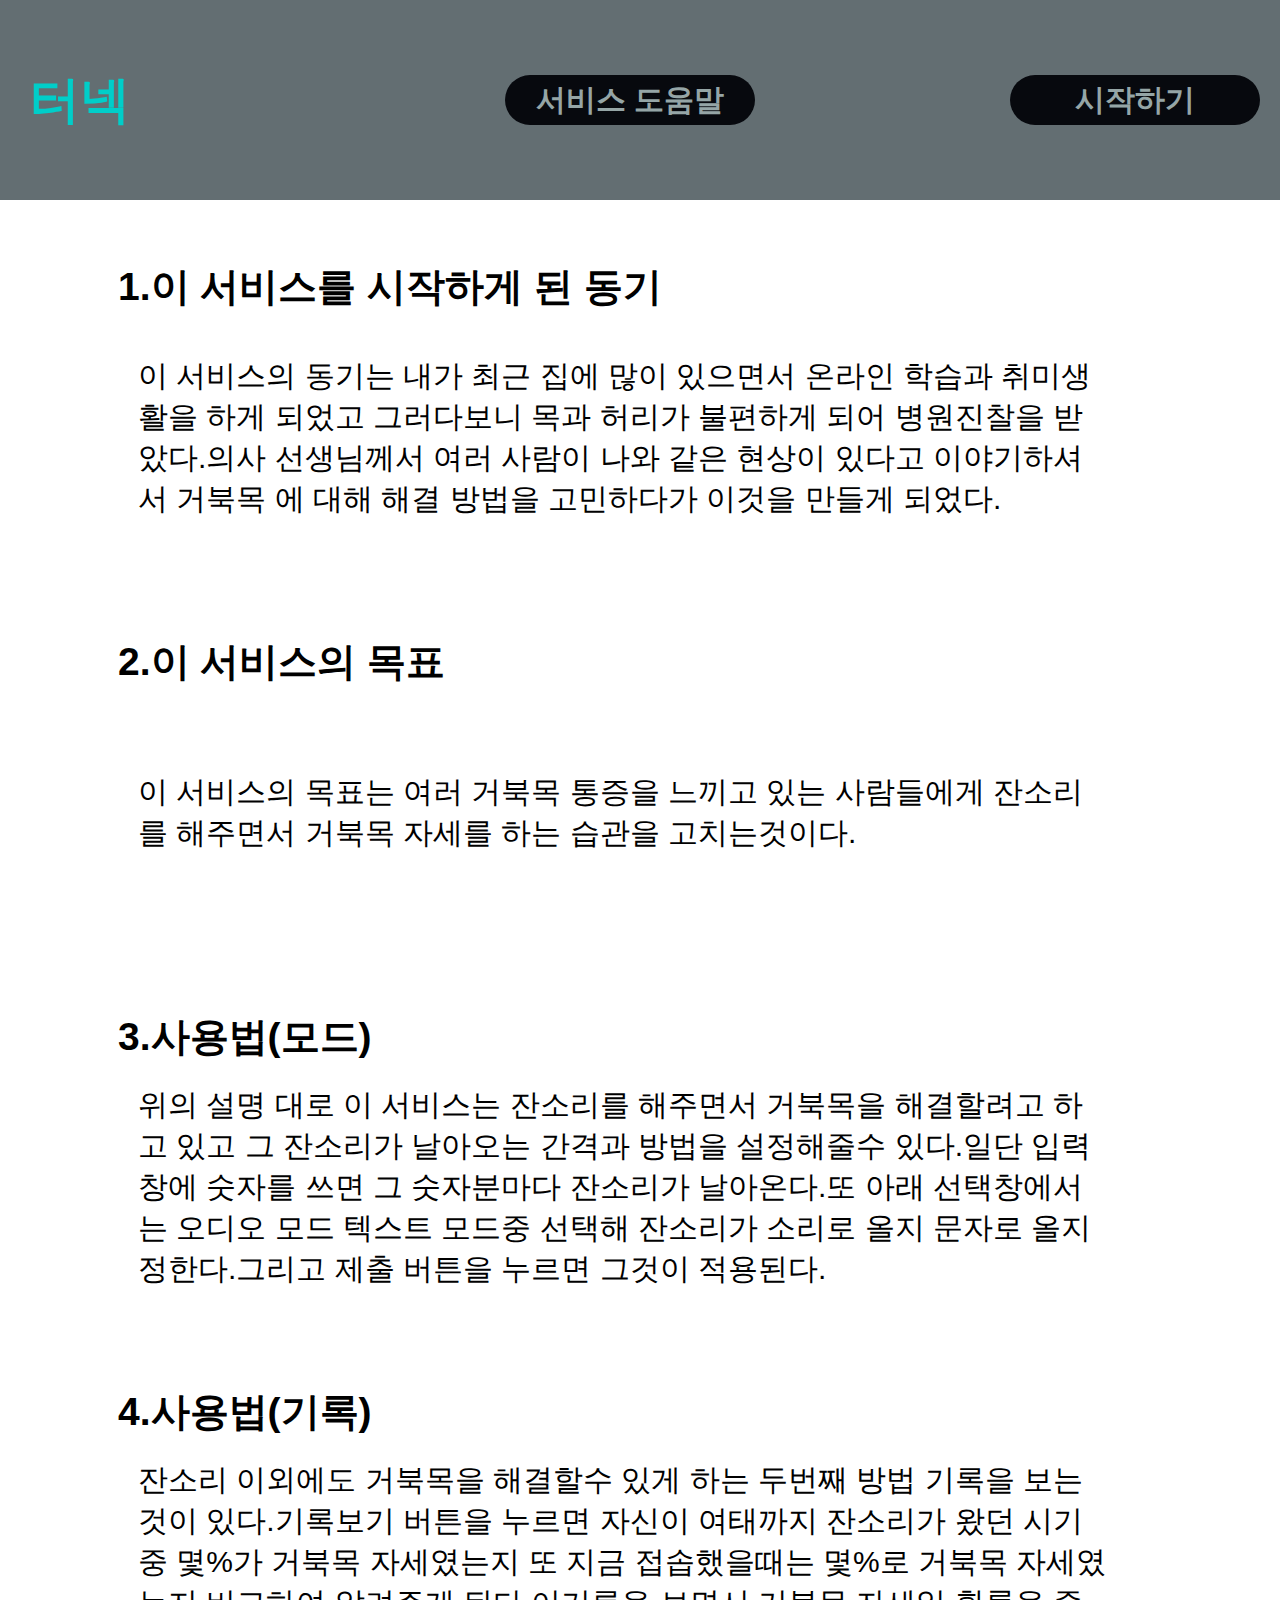
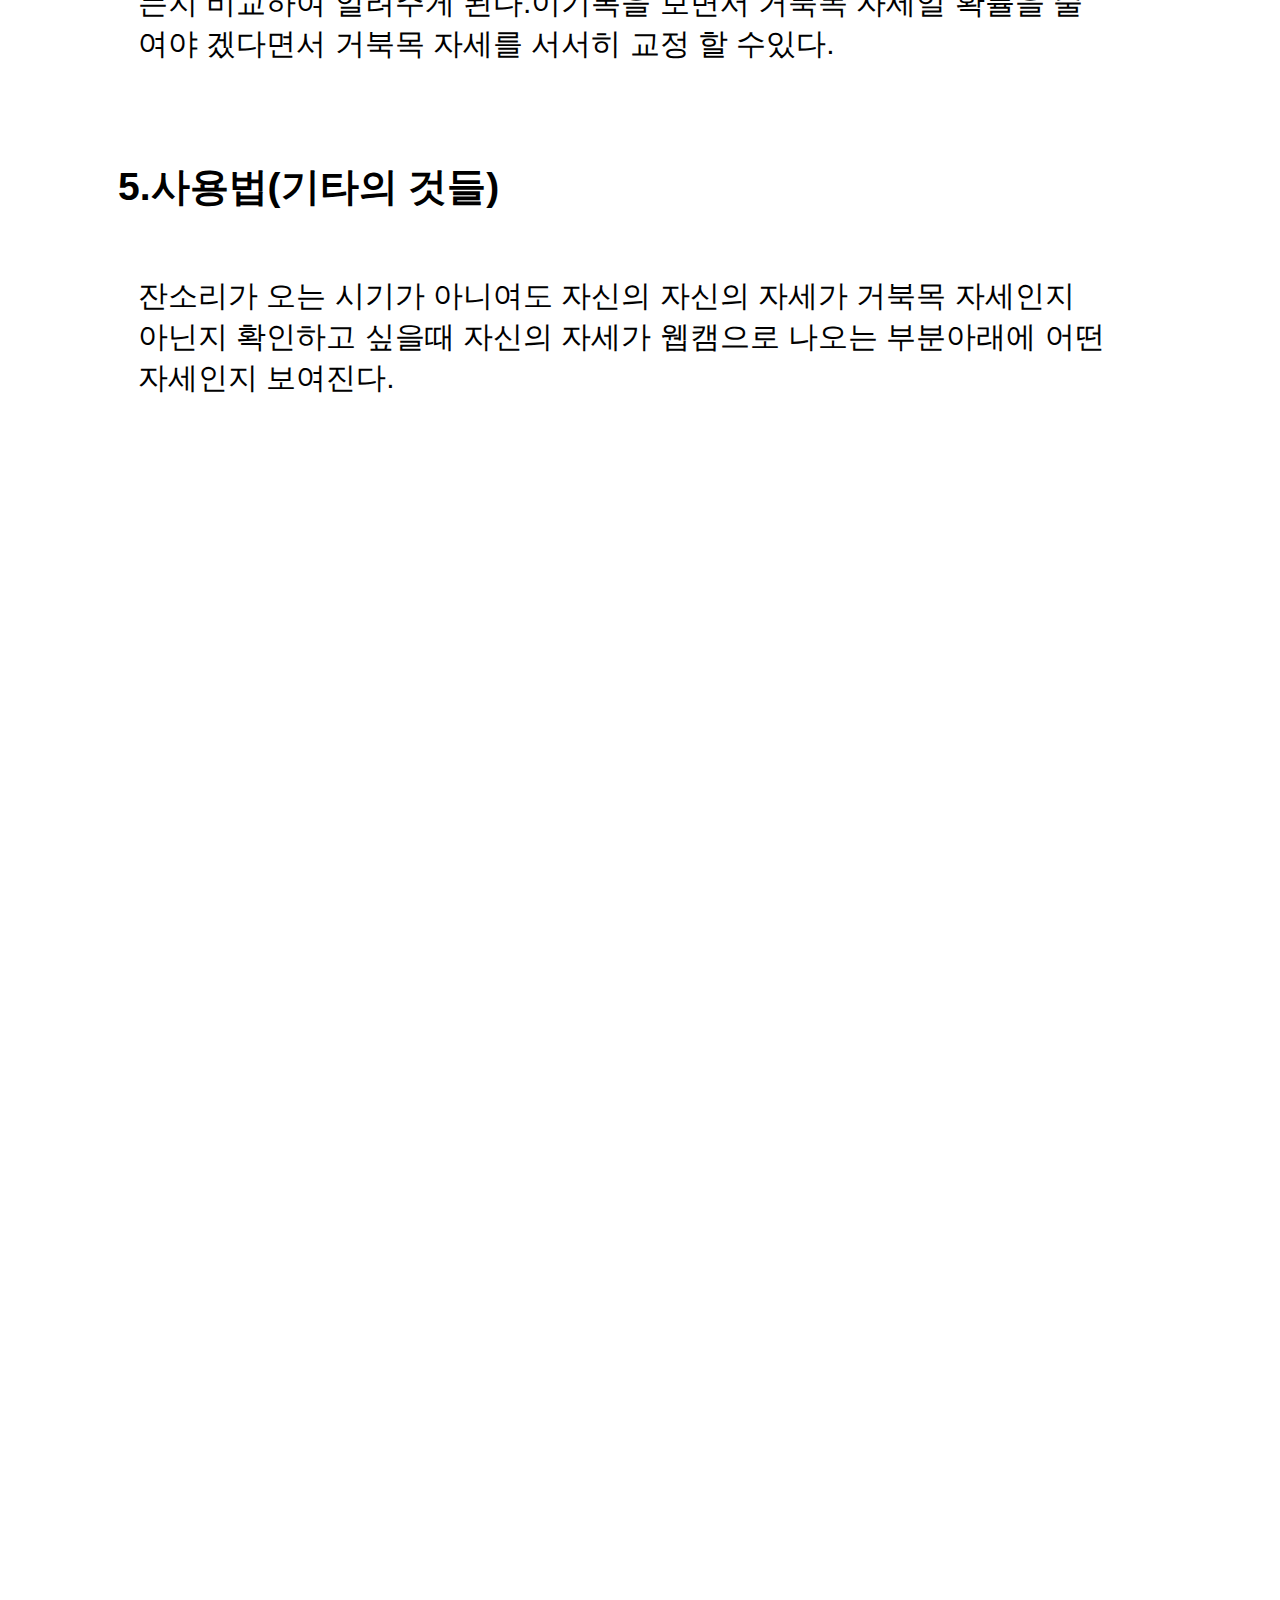
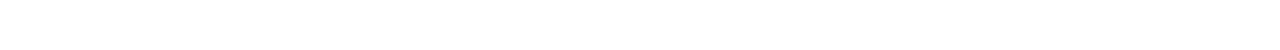
<file: index.html>
<!DOCTYPE html>
<html lang="en">
<head>
    <meta charset="UTF-8">
    <meta http-equiv="X-UA-Compatible" content="IE=edge">
    <meta name="viewport" content="width=device-width, initial-scale=1.0">
    <title>Document</title>
    <link rel="stylesheet" href="index.css">
    <link rel="stylesheet" href="staus-bar.css">
</head>
<body>
    <div class="column-big">
        <div class="column">
            <div class="column-title">1.이 서비스를 시작하게 된 동기</div>
            <div class="column-story">이 서비스의 동기는 내가 최근 집에 많이 있으면서 온라인 학습과 취미생활을 하게 되었고 그러다보니 목과 허리가 불편하게 되어 병원진찰을 받았다.의사 선생님께서 여러 사람이 나와 같은 현상이 있다고 이야기하셔서 거북목 에 대해 해결 방법을 고민하다가 이것을 만들게 되었다.</div>
        </div>
        <div class="column">
            <div class="column-title">2.이 서비스의 목표</div>
            <div class="column-story">이 서비스의 목표는 여러 거북목 통증을 느끼고 있는 사람들에게 잔소리를 해주면서 거북목 자세를 하는 습관을 고치는것이다.</div>
        </div>
        <div class="column">
            <div class="column-title">3.사용법(모드)</div>
            <div class="column-story">위의 설명 대로 이 서비스는 잔소리를 해주면서 거북목을 해결할려고 하고 있고 그 잔소리가 날아오는 간격과 방법을 설정해줄수 있다.일단 입력창에 숫자를 쓰면 그 숫자분마다 잔소리가 날아온다.또 아래 선택창에서는 오디오 모드 텍스트 모드중 선택해 잔소리가 소리로 올지 문자로 올지 정한다.그리고 제출 버튼을 누르면 그것이 적용된다.</div>
        </div>
        <div class="column">
            <div class="column-title">4.사용법(기록)</div>
            <div class="column-story">잔소리 이외에도 거북목을 해결할수 있게 하는 두번째 방법 기록을 보는것이 있다.기록보기 버튼을 누르면 자신이 여태까지 잔소리가 왔던 시기중 몇%가 거북목 자세였는지 또 지금 접솝했을때는 몇%로 거북목 자세였는지 비교하여 알려주게 된다.이기록을 보면서 거북목 자세일 확률을 줄여야 겠다면서 거북목 자세를 서서히 교정 할 수있다.</div>
        </div>
        <div class="column">
            <div class="column-title">5.사용법(기타의 것들)</div>
            <div class="column-story">잔소리가 오는 시기가 아니여도 자신의 자신의 자세가 거북목 자세인지 아닌지 확인하고 싶을때 자신의 자세가 웹캠으로 나오는 부분아래에 어떤 자세인지 보여진다.</div>
        </div>
    </div>
    <div class="status-bar">
        <div class="status-bar_column">
            <span>터넥</span>
        </div>
        <div class="status-bar_column">
            <a href="index.html">
                <div>
                    서비스 도움말
                </div>
            </a>
        </div>
        <div class="status-bar_column">
            <a href="main.html">
                <div>
                    시작하기
                </div>
            </a>
        </div>
    <div>
</body>
</html>
</file>
<file: index.css>
body{
    display: flex;
    width:95vw;
    height:100vh;
    align-items: center;
    justify-content: center;
    margin:0;
    flex-direction: column;
    padding:0;
    overflow-x: hidden;
    font-family: -apple-system, BlinkMacSystemFont, 'Segoe UI', Roboto, Oxygen, Ubuntu, Cantarell, 'Open Sans', 'Helvetica Neue', sans-serif;

}

.column-big{
    position: absolute;
    top:250px;
    display: flex;
    width:100%;
    margin:0;
    flex-direction: column;
    align-items: center;
    width:1000px;
    height:3000px;
}
.column{
    position: relative;
    width:100%;
    height:12.5%;
    display:flex;
    flex-direction: column;
    align-items: flex-start;
    justify-content: center;

}
.column-title{
    position: absolute;
    left:10px;
    top:10px;
    display: flex;
    align-items: center;
    font-size:39px;
    font-weight:700;
    margin-bottom:30px;
}
.column-story{
    margin-left:30px;
    font-size:30px;
    display: flex;
    align-items: center;
    justify-content: center;
}
</file>
<file: staus-bar.css>
.status-bar{
    background-color:#636e72;
    width:100%;
    height: 200px;
    position: fixed;
    display:flex;
    flex-direction: row;
    position: absolute;
    top:0;
    left:0;
    margin:0;
    justify-content: center;
}
.status-bar_column{
    width: 33%;
    height:100%;
}
.status-bar_column div:hover{
    transform: translateY(-15px);
    box-shadow:0 20px 50px #2d3436 ;
  }
  
.status-bar_column:nth-child(1){
    display: flex;
    align-items: center;
    justify-content: flex-start;
    color:#00cec9;
    font-size:50px;
    padding-left:30px;
    font-weight: 700;
    box-sizing: border-box;
}
.status-bar_column:nth-child(2){
    display: flex;
    align-items: center;
    justify-content: center;
    font-size:50px;
    font-weight: 700;
}
.status-bar_column:nth-child(3){
    display: flex;
    align-items: center;
    justify-content: flex-end;
    padding-right:20px;
}
.status-bar_column:nth-child(2) div,
.status-bar_column:nth-child(3) div{
    display: flex;
    align-items: center;
    justify-content: center;
    background-color:#07090E;
    border-radius:70px;
    width:400px;
    height: 100px;
    color:#95a5a6;
    font-size:50px;
    font-weight: 700;
    transition:all 0.55s ease-in-out;

}
.status-bar a{
    text-decoration:none;
}
@media screen and (max-width: 1300px) and (min-width: 770px){
    .status-bar_column:nth-child(2) div,
    .status-bar_column:nth-child(3) div{
        display: flex;
        align-items: center;
        justify-content: center;
        background-color:#07090E;
        border-radius:70px;
        width:250px;
        height: 50px;
        font-size:30px;
        font-weight: 600;
    }
  }
  @media screen and (min-width: 1300px) {
    .status-bar_column:nth-child(2) div,
    .status-bar_column:nth-child(3) div{
        display: flex;
        align-items: center;
        justify-content: center;
        background-color:#07090E;
        border-radius:70px;
        width:400px;
        height: 100px;
        font-size:50px;
        font-weight: 700;
    }
  }
  @media screen and (max-width:770px) {
    .status-bar_column:nth-child(2) div,
    .status-bar_column:nth-child(3) div{
        display: flex;
        align-items: center;
        justify-content: center;
        background-color:#07090E;
        border-radius:70px;
        width:150px;
        height: 40px;
        font-size:20px;
        font-weight: 800;
    }

  }
</file>
